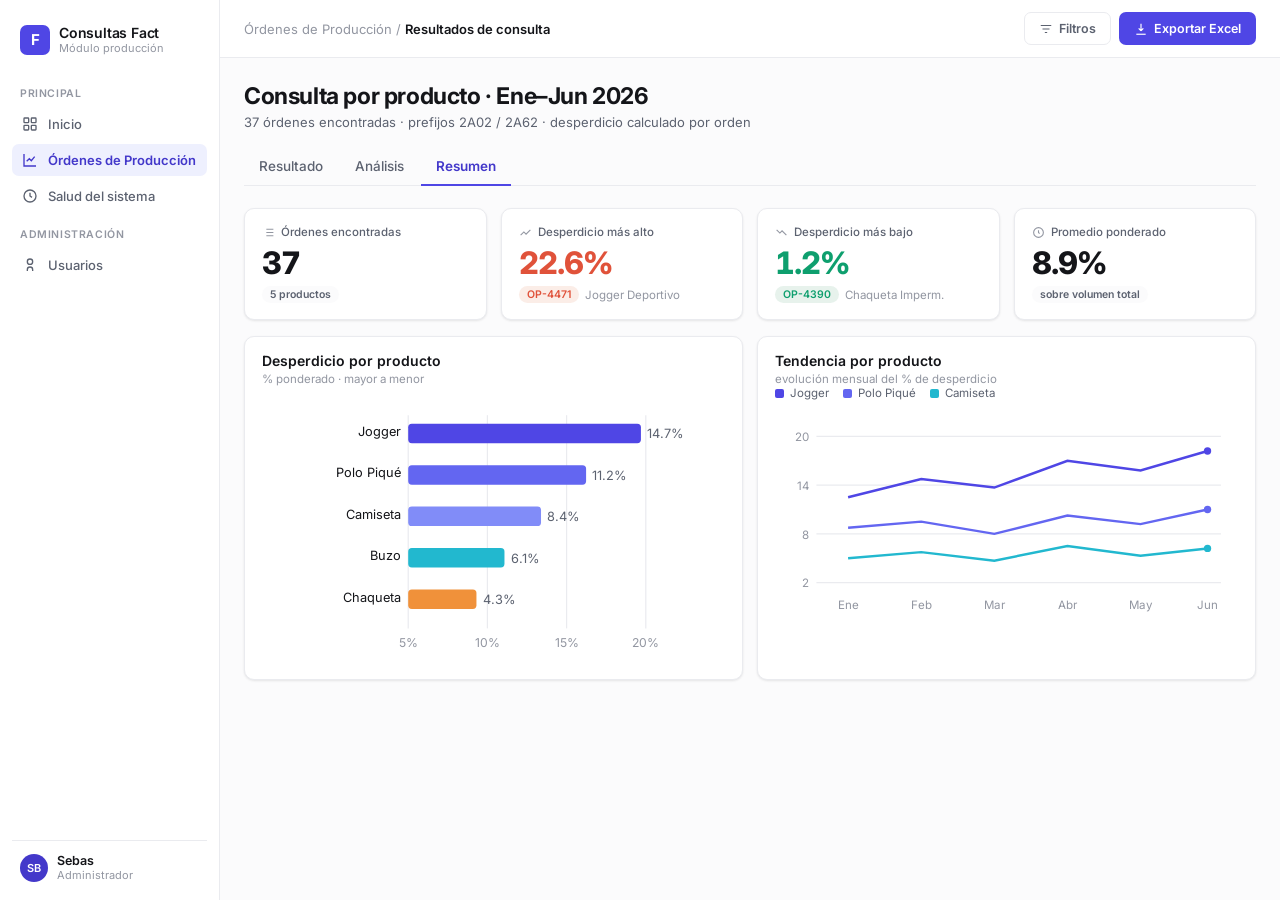
<file: AppConsultasFact/mockup_appconsultasfact.html>
<!DOCTYPE html>
<html lang="es">
<head>
<meta charset="UTF-8">
<meta name="viewport" content="width=device-width, initial-scale=1.0">
<title>AppConsultasFact — Mockup de rediseño</title>
<link rel="preconnect" href="https://fonts.googleapis.com">
<link rel="preconnect" href="https://fonts.gstatic.com" crossorigin>
<link href="https://fonts.googleapis.com/css2?family=Inter:wght@400;500;600;700;800&display=swap" rel="stylesheet">
<style>
:root{
  --primario:#4F46E5;
  --primario-oscuro:#4338CA;
  --primario-suave:#EEF0FE;
  --fondo:#FBFBFC;
  --superficie:#FFFFFF;
  --borde:#EAEBEF;
  --texto:#141519;
  --texto-2:#5C6270;
  --texto-3:#9296A1;
  --exito:#0E9F6E;
  --alerta:#E0523A;
  --sombra:0 1px 2px rgba(20,21,25,.04), 0 1px 3px rgba(20,21,25,.06);
  --r:10px;
  --sans:'Inter', -apple-system, BlinkMacSystemFont, 'Segoe UI', Roboto, sans-serif;
}
*{box-sizing:border-box;margin:0;padding:0;}
body{
  font-family:var(--sans);color:var(--texto);background:var(--fondo);
  display:flex;min-height:100vh;-webkit-font-smoothing:antialiased;font-size:14px;
}

/* ---------- SIDEBAR ---------- */
.side{
  width:220px;flex-shrink:0;background:var(--superficie);
  border-right:1px solid var(--borde);display:flex;flex-direction:column;
  padding:18px 12px;gap:4px;position:sticky;top:0;height:100vh;
}
.brand{display:flex;align-items:center;gap:9px;padding:6px 8px 16px;}
.brand .logo{
  width:30px;height:30px;border-radius:7px;background:var(--primario);
  display:flex;align-items:center;justify-content:center;color:#fff;
  font-weight:700;font-size:15px;
}
.brand .bt{font-weight:600;font-size:14px;letter-spacing:-.2px;}
.brand .bs{font-size:11px;color:var(--texto-3);}
.nav-label{font-size:10.5px;text-transform:uppercase;letter-spacing:.6px;color:var(--texto-3);padding:12px 8px 4px;font-weight:600;}
.nav-item{
  display:flex;align-items:center;gap:10px;padding:8px 10px;border-radius:7px;
  font-size:13px;color:var(--texto-2);cursor:pointer;font-weight:500;
  transition:background .12s,color .12s;
}
.nav-item:hover{background:var(--fondo);color:var(--texto);}
.nav-item.active{background:var(--primario-suave);color:var(--primario-oscuro);font-weight:600;}
.nav-item svg{width:16px;height:16px;flex-shrink:0;stroke-width:2;}
.side .foot{margin-top:auto;padding:12px 8px 0;display:flex;align-items:center;gap:9px;border-top:1px solid var(--borde);}
.avatar{width:28px;height:28px;border-radius:50%;background:var(--primario-oscuro);color:#fff;display:flex;align-items:center;justify-content:center;font-size:11px;font-weight:600;}

/* ---------- MAIN ---------- */
.main{flex:1;display:flex;flex-direction:column;min-width:0;}
.topbar{
  height:58px;background:var(--superficie);border-bottom:1px solid var(--borde);
  display:flex;align-items:center;justify-content:space-between;padding:0 24px;
  position:sticky;top:0;z-index:5;
}
.crumb{font-size:13px;color:var(--texto-3);}
.crumb b{color:var(--texto);font-weight:600;}
.topbar .acts{display:flex;gap:8px;}
.btn{
  font-family:var(--sans);font-size:12.5px;font-weight:600;padding:8px 14px;border-radius:7px;
  cursor:pointer;border:1px solid transparent;display:flex;align-items:center;gap:6px;transition:.12s;
}
.btn svg{width:14px;height:14px;stroke-width:2;}
.btn-primary{background:var(--primario);color:#fff;}
.btn-primary:hover{background:var(--primario-oscuro);}
.btn-ghost{background:transparent;color:var(--texto-2);border:1px solid var(--borde);}
.btn-ghost:hover{background:var(--fondo);color:var(--texto);}

.content{flex:1;padding:24px;max-width:1080px;width:100%;margin:0 auto;}
.page-head{margin-bottom:18px;}
.page-head h1{font-size:23px;font-weight:700;letter-spacing:-.4px;}
.page-head p{font-size:13px;color:var(--texto-2);margin-top:4px;}

/* ---------- TABS ---------- */
.tabs{display:flex;gap:2px;border-bottom:1px solid var(--borde);margin-bottom:22px;}
.tab{
  padding:10px 15px;font-size:13.5px;font-weight:500;color:var(--texto-2);cursor:pointer;
  border-bottom:2px solid transparent;margin-bottom:-1px;transition:.12s;
}
.tab:hover{color:var(--texto);}
.tab.active{color:var(--primario-oscuro);border-bottom-color:var(--primario);font-weight:600;}
.panel{display:none;}
.panel.active{display:block;animation:fade .18s ease;}
@keyframes fade{from{opacity:0;transform:translateY(3px);}to{opacity:1;transform:none;}}

/* ---------- CARDS ---------- */
.card{background:var(--superficie);border:1px solid var(--borde);border-radius:var(--r);box-shadow:var(--sombra);}
.card-h{padding:15px 17px 0;}
.card-h .t{font-size:14px;font-weight:600;}
.card-h .s{font-size:11.5px;color:var(--texto-3);margin-top:3px;}
.card-b{padding:17px;}

/* KPI GRID */
.kpis{display:grid;grid-template-columns:repeat(4,1fr);gap:14px;margin-bottom:16px;}
.kpi{background:var(--superficie);border:1px solid var(--borde);border-radius:var(--r);box-shadow:var(--sombra);padding:16px 17px;}
.kpi .lab{font-size:11.5px;color:var(--texto-2);font-weight:500;display:flex;align-items:center;gap:6px;}
.kpi .lab svg{width:13px;height:13px;stroke-width:2;color:var(--texto-3);}
.kpi .val{font-size:31px;font-weight:800;letter-spacing:-.9px;margin-top:8px;line-height:1;font-variant-numeric:tabular-nums;}
.kpi .sub{font-size:11.5px;margin-top:8px;display:flex;align-items:center;gap:6px;color:var(--texto-3);}
.chip{font-size:10.5px;font-weight:600;padding:2px 8px;border-radius:20px;}
.chip.up{background:#FBEDE7;color:var(--alerta);}
.chip.down{background:#E7F2EC;color:var(--exito);}
.chip.neutral{background:var(--fondo);color:var(--texto-2);}

/* CHART ROW */
.row2{display:grid;grid-template-columns:1fr 1fr;gap:14px;margin-bottom:16px;}
.legend{display:flex;gap:14px;flex-wrap:wrap;padding:0 17px 12px;}
.legend span{display:flex;align-items:center;gap:6px;font-size:11.5px;color:var(--texto-2);}
.legend i{width:9px;height:9px;border-radius:2px;display:inline-block;}

/* TABLE */
table{width:100%;border-collapse:collapse;font-size:13px;}
thead th{
  text-align:left;font-size:11px;text-transform:uppercase;letter-spacing:.5px;
  color:var(--texto-3);font-weight:600;padding:10px 17px;border-bottom:1px solid var(--borde);
}
thead th.num,tbody td.num{text-align:right;}
tbody td{padding:12px 17px;border-bottom:1px solid var(--borde);color:var(--texto);}
tbody tr:last-child td{border-bottom:none;}
tbody tr:hover{background:var(--fondo);}
.mono{font-variant-numeric:tabular-nums;}
.badge{font-size:11px;font-weight:600;padding:3px 9px;border-radius:6px;}
.badge.hi{background:#FBEDE7;color:var(--alerta);}
.badge.md{background:#FCF4E6;color:#B08430;}
.badge.lo{background:#E7F2EC;color:var(--exito);}

/* subtabs analisis */
.subtabs{display:inline-flex;background:var(--fondo);border:1px solid var(--borde);border-radius:8px;padding:3px;gap:2px;margin-bottom:16px;}
.subtab{padding:7px 14px;font-size:12.5px;font-weight:500;color:var(--texto-2);border-radius:6px;cursor:pointer;transition:.12s;}
.subtab.active{background:var(--superficie);color:var(--texto);box-shadow:var(--sombra);font-weight:600;}
.empty{text-align:center;padding:48px 20px;color:var(--texto-3);}
.empty svg{width:36px;height:36px;stroke-width:1.5;margin-bottom:10px;opacity:.55;}
.empty .et{font-size:14px;color:var(--texto-2);font-weight:600;margin-bottom:4px;}
.empty .es{font-size:12.5px;max-width:360px;margin:0 auto;line-height:1.5;}

@media(max-width:860px){
  .side{display:none;}
  .kpis{grid-template-columns:repeat(2,1fr);}
  .row2{grid-template-columns:1fr;}
}
</style>
</head>
<body>

<!-- SIDEBAR -->
<aside class="side">
  <div class="brand">
    <div class="logo">F</div>
    <div><div class="bt">Consultas Fact</div><div class="bs">Módulo producción</div></div>
  </div>
  <div class="nav-label">Principal</div>
  <div class="nav-item"><svg viewBox="0 0 24 24" fill="none" stroke="currentColor"><rect x="3" y="3" width="7" height="7" rx="1"/><rect x="14" y="3" width="7" height="7" rx="1"/><rect x="3" y="14" width="7" height="7" rx="1"/><rect x="14" y="14" width="7" height="7" rx="1"/></svg>Inicio</div>
  <div class="nav-item active"><svg viewBox="0 0 24 24" fill="none" stroke="currentColor"><path d="M3 3v18h18"/><path d="M7 14l4-4 3 3 5-6"/></svg>Órdenes de Producción</div>
  <div class="nav-item"><svg viewBox="0 0 24 24" fill="none" stroke="currentColor"><circle cx="12" cy="12" r="9"/><path d="M12 7v5l3 2"/></svg>Salud del sistema</div>
  <div class="nav-label">Administración</div>
  <div class="nav-item"><svg viewBox="0 0 24 24" fill="none" stroke="currentColor"><path d="M16 21v-2a4 4 0 0 0-8 0v2"/><circle cx="12" cy="7" r="4"/></svg>Usuarios</div>
  <div class="foot">
    <div class="avatar">SB</div>
    <div><div style="font-size:12.5px;font-weight:600;">Sebas</div><div style="font-size:11px;color:var(--texto-3);">Administrador</div></div>
  </div>
</aside>

<!-- MAIN -->
<div class="main">
  <div class="topbar">
    <div class="crumb">Órdenes de Producción / <b>Resultados de consulta</b></div>
    <div class="acts">
      <button class="btn btn-ghost"><svg viewBox="0 0 24 24" fill="none" stroke="currentColor"><path d="M3 6h18M6 12h12M10 18h4"/></svg>Filtros</button>
      <button class="btn btn-primary"><svg viewBox="0 0 24 24" fill="none" stroke="currentColor"><path d="M12 3v12m0 0l-4-4m4 4l4-4"/><path d="M4 21h16"/></svg>Exportar Excel</button>
    </div>
  </div>

  <div class="content">
    <div class="page-head">
      <h1>Consulta por producto · Ene–Jun 2026</h1>
      <p>37 órdenes encontradas · prefijos 2A02 / 2A62 · desperdicio calculado por orden</p>
    </div>

    <div class="tabs">
      <div class="tab" data-tab="resultado">Resultado</div>
      <div class="tab" data-tab="analisis">Análisis</div>
      <div class="tab active" data-tab="resumen">Resumen</div>
    </div>

    <!-- ============ RESUMEN ============ -->
    <div class="panel active" data-panel="resumen">
      <div class="kpis">
        <div class="kpi">
          <div class="lab"><svg viewBox="0 0 24 24" fill="none" stroke="currentColor"><path d="M8 6h13M8 12h13M8 18h13M3 6h.01M3 12h.01M3 18h.01"/></svg>Órdenes encontradas</div>
          <div class="val">37</div>
          <div class="sub"><span class="chip neutral">5 productos</span></div>
        </div>
        <div class="kpi">
          <div class="lab"><svg viewBox="0 0 24 24" fill="none" stroke="currentColor"><path d="M3 17l6-6 4 4 8-8"/></svg>Desperdicio más alto</div>
          <div class="val" style="color:var(--alerta);">22.6%</div>
          <div class="sub"><span class="chip up">OP-4471</span>Jogger Deportivo</div>
        </div>
        <div class="kpi">
          <div class="lab"><svg viewBox="0 0 24 24" fill="none" stroke="currentColor"><path d="M3 7l6 6 4-4 8 8"/></svg>Desperdicio más bajo</div>
          <div class="val" style="color:var(--exito);">1.2%</div>
          <div class="sub"><span class="chip down">OP-4390</span>Chaqueta Imperm.</div>
        </div>
        <div class="kpi">
          <div class="lab"><svg viewBox="0 0 24 24" fill="none" stroke="currentColor"><circle cx="12" cy="12" r="9"/><path d="M12 8v4l2 2"/></svg>Promedio ponderado</div>
          <div class="val">8.9%</div>
          <div class="sub"><span class="chip neutral">sobre volumen total</span></div>
        </div>
      </div>

      <div class="row2">
        <!-- Barras por producto -->
        <div class="card">
          <div class="card-h"><div class="t">Desperdicio por producto</div><div class="s">% ponderado · mayor a menor</div></div>
          <div class="card-b">
            <svg viewBox="0 0 380 210" style="width:100%;height:auto;">
              <g stroke="var(--borde)" stroke-width="1">
                <line x1="120" y1="10" x2="120" y2="185"/><line x1="185" y1="10" x2="185" y2="185"/><line x1="250" y1="10" x2="250" y2="185"/><line x1="315" y1="10" x2="315" y2="185"/>
              </g>
              <g font-size="10" fill="var(--texto-3)" text-anchor="middle" font-family="Inter,sans-serif">
                <text x="120" y="200">5%</text><text x="185" y="200">10%</text><text x="250" y="200">15%</text><text x="315" y="200">20%</text>
              </g>
              <g font-size="10.5" fill="var(--texto)" text-anchor="end" font-family="Inter,sans-serif">
                <text x="114" y="27">Jogger</text><text x="114" y="61">Polo Piqué</text><text x="114" y="95">Camiseta</text><text x="114" y="129">Buzo</text><text x="114" y="163">Chaqueta</text>
              </g>
              <g font-family="Inter,sans-serif">
                <rect x="120" y="17" width="191" height="16" rx="3" fill="#4F46E5"/><text x="316" y="29" font-size="10.5" fill="var(--texto-2)">14.7%</text>
                <rect x="120" y="51" width="146" height="16" rx="3" fill="#6366F1"/><text x="271" y="63" font-size="10.5" fill="var(--texto-2)">11.2%</text>
                <rect x="120" y="85" width="109" height="16" rx="3" fill="#818CF8"/><text x="234" y="97" font-size="10.5" fill="var(--texto-2)">8.4%</text>
                <rect x="120" y="119" width="79" height="16" rx="3" fill="#22B8CF"/><text x="204" y="131" font-size="10.5" fill="var(--texto-2)">6.1%</text>
                <rect x="120" y="153" width="56" height="16" rx="3" fill="#F0913A"/><text x="181" y="165" font-size="10.5" fill="var(--texto-2)">4.3%</text>
              </g>
            </svg>
          </div>
        </div>

        <!-- Tendencia por grupo (líneas) -->
        <div class="card">
          <div class="card-h"><div class="t">Tendencia por producto</div><div class="s">evolución mensual del % de desperdicio</div></div>
          <div class="legend">
            <span><i style="background:#4F46E5"></i>Jogger</span>
            <span><i style="background:#6366F1"></i>Polo Piqué</span>
            <span><i style="background:#22B8CF"></i>Camiseta</span>
          </div>
          <div class="card-b" style="padding-top:0;">
            <svg viewBox="0 0 380 190" style="width:100%;height:auto;">
              <g stroke="var(--borde)" stroke-width="1">
                <line x1="34" y1="20" x2="366" y2="20"/><line x1="34" y1="60" x2="366" y2="60"/><line x1="34" y1="100" x2="366" y2="100"/><line x1="34" y1="140" x2="366" y2="140"/>
              </g>
              <g font-size="9.5" fill="var(--texto-3)" text-anchor="end" font-family="Inter,sans-serif">
                <text x="28" y="24">20</text><text x="28" y="64">14</text><text x="28" y="104">8</text><text x="28" y="144">2</text>
              </g>
              <g font-size="9.5" fill="var(--texto-3)" text-anchor="middle" font-family="Inter,sans-serif">
                <text x="60" y="162">Ene</text><text x="120" y="162">Feb</text><text x="180" y="162">Mar</text><text x="240" y="162">Abr</text><text x="300" y="162">May</text><text x="355" y="162">Jun</text>
              </g>
              <polyline fill="none" stroke="#4F46E5" stroke-width="2" points="60,70 120,55 180,62 240,40 300,48 355,32"/>
              <polyline fill="none" stroke="#6366F1" stroke-width="2" points="60,95 120,90 180,100 240,85 300,92 355,80"/>
              <polyline fill="none" stroke="#22B8CF" stroke-width="2" points="60,120 120,115 180,122 240,110 300,118 355,112"/>
              <circle cx="355" cy="32" r="3" fill="#4F46E5"/><circle cx="355" cy="80" r="3" fill="#6366F1"/><circle cx="355" cy="112" r="3" fill="#22B8CF"/>
            </svg>
          </div>
        </div>
      </div>
    </div>

    <!-- ============ ANALISIS ============ -->
    <div class="panel" data-panel="analisis">
      <div class="subtabs">
        <div class="subtab active" data-sub="prod">Por producto</div>
        <div class="subtab" data-sub="mes">Por mes</div>
        <div class="subtab" data-sub="cli">Por cliente</div>
      </div>

      <div class="card" data-subpanel="prod">
        <div class="card-h"><div class="t">Desperdicio agrupado por producto</div><div class="s">% ponderado = Σ nota / Σ CANT1 × 100</div></div>
        <div class="card-b" style="padding:0;">
          <table>
            <thead><tr><th>Producto</th><th>Código</th><th class="num">Órdenes</th><th class="num">% Desperdicio</th></tr></thead>
            <tbody>
              <tr><td>Jogger Deportivo</td><td class="mono" style="color:var(--texto-2)">2A02-501</td><td class="num mono">4</td><td class="num"><span class="badge hi">14.7%</span></td></tr>
              <tr><td>Polo Piqué</td><td class="mono" style="color:var(--texto-2)">2A02-330</td><td class="num mono">7</td><td class="num"><span class="badge md">11.2%</span></td></tr>
              <tr><td>Camiseta Algodón</td><td class="mono" style="color:var(--texto-2)">2A02-118</td><td class="num mono">12</td><td class="num"><span class="badge md">8.4%</span></td></tr>
              <tr><td>Buzo Perchado</td><td class="mono" style="color:var(--texto-2)">2A62-204</td><td class="num mono">9</td><td class="num"><span class="badge lo">6.1%</span></td></tr>
              <tr><td>Chaqueta Impermeable</td><td class="mono" style="color:var(--texto-2)">2A62-115</td><td class="num mono">5</td><td class="num"><span class="badge lo">4.3%</span></td></tr>
            </tbody>
          </table>
        </div>
      </div>

      <div class="card" data-subpanel="mes" style="display:none;">
        <div class="card-h"><div class="t">Desperdicio agrupado por mes</div><div class="s">orden cronológico · Ene–Jun 2026</div></div>
        <div class="card-b" style="padding:0;">
          <table>
            <thead><tr><th>Mes</th><th class="num">Órdenes</th><th class="num">% Desperdicio</th></tr></thead>
            <tbody>
              <tr><td>Enero 2026</td><td class="num mono">5</td><td class="num"><span class="badge md">9.8%</span></td></tr>
              <tr><td>Febrero 2026</td><td class="num mono">6</td><td class="num"><span class="badge md">8.1%</span></td></tr>
              <tr><td>Marzo 2026</td><td class="num mono">8</td><td class="num"><span class="badge md">10.4%</span></td></tr>
              <tr><td>Abril 2026</td><td class="num mono">7</td><td class="num"><span class="badge lo">7.2%</span></td></tr>
              <tr><td>Mayo 2026</td><td class="num mono">6</td><td class="num"><span class="badge md">8.9%</span></td></tr>
              <tr><td>Junio 2026</td><td class="num mono">5</td><td class="num"><span class="badge lo">6.5%</span></td></tr>
            </tbody>
          </table>
        </div>
      </div>

      <div class="card" data-subpanel="cli" style="display:none;">
        <div class="card-b">
          <div class="empty">
            <svg viewBox="0 0 24 24" fill="none" stroke="currentColor"><path d="M16 21v-2a4 4 0 0 0-8 0v2"/><circle cx="12" cy="7" r="4"/><path d="M19 8v6M22 11h-6"/></svg>
            <div class="et">Pendiente</div>
            <div class="es">Disponible cuando se incorpore el campo de cliente en la consulta de cabecera OP. La estructura ya está lista para recibir el dato.</div>
          </div>
        </div>
      </div>
    </div>

    <!-- ============ RESULTADO ============ -->
    <div class="panel" data-panel="resultado">
      <div class="card">
        <div class="card-h"><div class="t">Detalle de órdenes</div><div class="s">37 resultados · desperdicio calculado por orden</div></div>
        <div class="card-b" style="padding:0;">
          <table>
            <thead><tr><th>OP</th><th>Producto</th><th>Fecha</th><th class="num">Consumo</th><th class="num">Nota</th><th class="num">% Desp.</th></tr></thead>
            <tbody>
              <tr><td class="mono">4471</td><td>Jogger Deportivo</td><td class="mono" style="color:var(--texto-2)">12/06/2026</td><td class="num mono">1,240</td><td class="num mono">280</td><td class="num"><span class="badge hi">22.6%</span></td></tr>
              <tr><td class="mono">4455</td><td>Polo Piqué</td><td class="mono" style="color:var(--texto-2)">03/06/2026</td><td class="num mono">2,110</td><td class="num mono">248</td><td class="num"><span class="badge md">11.8%</span></td></tr>
              <tr><td class="mono">4438</td><td>Camiseta Algodón</td><td class="mono" style="color:var(--texto-2)">21/05/2026</td><td class="num mono">3,540</td><td class="num mono">301</td><td class="num"><span class="badge md">8.5%</span></td></tr>
              <tr><td class="mono">4419</td><td>Buzo Perchado</td><td class="mono" style="color:var(--texto-2)">08/05/2026</td><td class="num mono">1,980</td><td class="num mono">121</td><td class="num"><span class="badge lo">6.1%</span></td></tr>
              <tr><td class="mono">4390</td><td>Chaqueta Impermeable</td><td class="mono" style="color:var(--texto-2)">19/04/2026</td><td class="num mono">2,760</td><td class="num mono">33</td><td class="num"><span class="badge lo">1.2%</span></td></tr>
            </tbody>
          </table>
        </div>
      </div>
    </div>

  </div>
</div>

<script>
document.querySelectorAll('.tab').forEach(function(t){
  t.addEventListener('click',function(){
    document.querySelectorAll('.tab').forEach(function(x){x.classList.remove('active');});
    document.querySelectorAll('.panel').forEach(function(x){x.classList.remove('active');});
    t.classList.add('active');
    document.querySelector('.panel[data-panel="'+t.dataset.tab+'"]').classList.add('active');
  });
});
document.querySelectorAll('.subtab').forEach(function(s){
  s.addEventListener('click',function(){
    document.querySelectorAll('.subtab').forEach(function(x){x.classList.remove('active');});
    s.classList.add('active');
    document.querySelectorAll('[data-subpanel]').forEach(function(x){x.style.display='none';});
    document.querySelector('[data-subpanel="'+s.dataset.sub+'"]').style.display='block';
  });
});
</script>
</body>
</html>
</file>
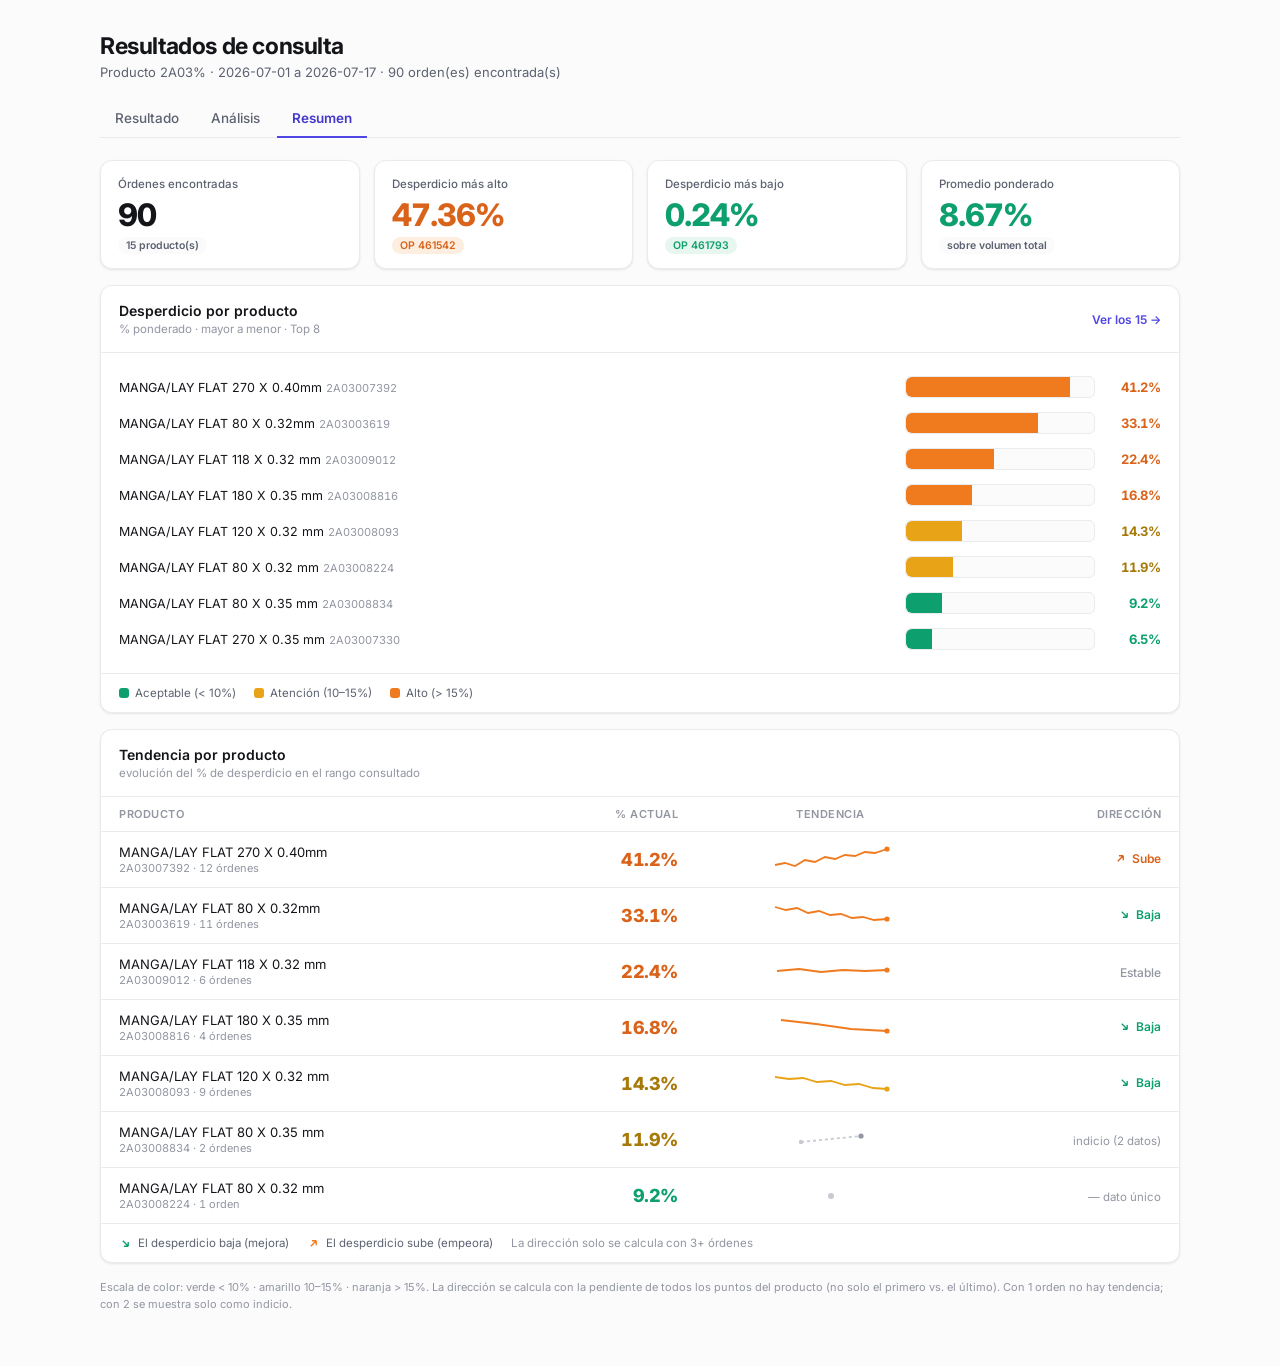
<file: AppConsultasFact/mockup_resumen_v2.html>
<!DOCTYPE html>
<html lang="es">
<head>
<meta charset="UTF-8">
<meta name="viewport" content="width=device-width, initial-scale=1.0">
<title>Resumen — rediseño de gráficos</title>
<link rel="preconnect" href="https://fonts.googleapis.com">
<link rel="preconnect" href="https://fonts.gstatic.com" crossorigin>
<link href="https://fonts.googleapis.com/css2?family=Inter:wght@400;500;600;700;800&display=swap" rel="stylesheet">
<style>
:root{
  --primario:#4F46E5; --primario-oscuro:#4338CA; --primario-suave:#EEF0FE;
  --fondo:#FBFBFC; --superficie:#FFFFFF; --borde:#EAEBEF;
  --texto:#141519; --texto-2:#5C6270; --texto-3:#9296A1;
  --verde:#0E9F6E; --verde-suave:#E7F6EF;
  --amber:#E8A317; --amber-txt:#A67908; --amber-suave:#FBF3DC;
  --naranja:#F07A1E; --naranja-txt:#D9631A; --naranja-suave:#FDEEE0;
  --sombra:0 1px 2px rgba(20,21,25,.04), 0 1px 3px rgba(20,21,25,.06);
  --r:12px;
  --sans:'Inter',-apple-system,BlinkMacSystemFont,'Segoe UI',Roboto,sans-serif;
}
*{box-sizing:border-box;margin:0;padding:0;}
body{font-family:var(--sans);color:var(--texto);background:var(--fondo);padding:32px;-webkit-font-smoothing:antialiased;font-size:14px;}
.wrap{max-width:1080px;margin:0 auto;}
.page-head h1{font-size:23px;font-weight:700;letter-spacing:-.4px;}
.page-head p{font-size:13px;color:var(--texto-2);margin-top:4px;}
.tabs{display:flex;gap:2px;border-bottom:1px solid var(--borde);margin:20px 0 22px;}
.tab{padding:10px 15px;font-size:13.5px;font-weight:500;color:var(--texto-2);border-bottom:2px solid transparent;margin-bottom:-1px;}
.tab.active{color:var(--primario-oscuro);border-bottom-color:var(--primario);font-weight:600;}

.kpis{display:grid;grid-template-columns:repeat(4,1fr);gap:14px;margin-bottom:16px;}
.kpi{background:var(--superficie);border:1px solid var(--borde);border-radius:var(--r);box-shadow:var(--sombra);padding:16px 17px;}
.kpi .lab{font-size:11.5px;color:var(--texto-2);font-weight:500;}
.kpi .val{font-size:31px;font-weight:800;letter-spacing:-.9px;margin-top:8px;line-height:1;font-variant-numeric:tabular-nums;}
.kpi .sub{font-size:11.5px;margin-top:8px;color:var(--texto-3);}
.chip{font-size:10.5px;font-weight:600;padding:2px 8px;border-radius:20px;}
.chip.n{background:var(--fondo);color:var(--texto-2);}
.chip.o{background:var(--naranja-suave);color:var(--naranja-txt);}
.chip.v{background:var(--verde-suave);color:var(--verde);}

.card{background:var(--superficie);border:1px solid var(--borde);border-radius:var(--r);box-shadow:var(--sombra);margin-bottom:16px;}
.card-h{padding:16px 18px;border-bottom:1px solid var(--borde);display:flex;justify-content:space-between;align-items:center;}
.card-h .t{font-size:14px;font-weight:600;}
.card-h .s{font-size:11.5px;color:var(--texto-3);margin-top:3px;}
.link{font-size:12px;color:var(--primario);font-weight:600;cursor:pointer;text-decoration:none;}
.link:hover{color:var(--primario-oscuro);}

.bars{padding:16px 18px;}
.bar-row{display:grid;grid-template-columns:1fr 190px 52px;align-items:center;gap:14px;padding:7px 0;}
.bar-name{font-size:12.5px;color:var(--texto);white-space:nowrap;overflow:hidden;text-overflow:ellipsis;}
.bar-name .code{color:var(--texto-3);font-size:11px;font-variant-numeric:tabular-nums;}
.bar-track{background:var(--fondo);border-radius:6px;height:22px;overflow:hidden;border:1px solid var(--borde);}
.bar-fill{height:100%;border-radius:6px 0 0 6px;}
.bar-fill.v{background:var(--verde);}
.bar-fill.a{background:var(--amber);}
.bar-fill.o{background:var(--naranja);}
.bar-val{font-size:13px;font-weight:700;text-align:right;font-variant-numeric:tabular-nums;}
.bar-val.v{color:var(--verde);}
.bar-val.a{color:var(--amber-txt);}
.bar-val.o{color:var(--naranja-txt);}

table{width:100%;border-collapse:collapse;}
thead th{text-align:left;font-size:11px;text-transform:uppercase;letter-spacing:.5px;color:var(--texto-3);font-weight:600;padding:10px 18px;border-bottom:1px solid var(--borde);}
thead th.c{text-align:center;} thead th.r{text-align:right;}
tbody td{padding:12px 18px;border-bottom:1px solid var(--borde);vertical-align:middle;}
tbody tr:last-child td{border-bottom:none;}
tbody tr:hover{background:var(--fondo);}
.prod{font-size:13px;color:var(--texto);}
.prod .code{display:block;color:var(--texto-3);font-size:11px;font-variant-numeric:tabular-nums;margin-top:1px;}
.actual{font-size:18px;font-weight:800;font-variant-numeric:tabular-nums;letter-spacing:-.4px;text-align:right;}
.actual.v{color:var(--verde);} .actual.a{color:var(--amber-txt);} .actual.o{color:var(--naranja-txt);}
.spark{text-align:center;} .spark svg{vertical-align:middle;}
.trend{display:inline-flex;align-items:center;gap:5px;font-size:12px;font-weight:600;justify-content:flex-end;width:100%;}
.trend.baja{color:var(--verde);}
.trend.sube{color:var(--naranja-txt);}
.trend.est{color:var(--texto-3);font-weight:500;}
.trend.na{color:var(--texto-3);font-weight:400;font-size:11.5px;}
.trend svg{width:13px;height:13px;}
.legendbar{padding:12px 18px;border-top:1px solid var(--borde);display:flex;gap:18px;font-size:11.5px;color:var(--texto-2);flex-wrap:wrap;}
.legendbar span{display:flex;align-items:center;gap:6px;}
.legendbar i{width:10px;height:10px;border-radius:3px;display:inline-block;}
.note{font-size:11px;color:var(--texto-3);margin:2px 0 22px;line-height:1.5;}
@media(max-width:720px){.kpis{grid-template-columns:repeat(2,1fr);}.bar-row{grid-template-columns:1fr 90px 46px;}}
</style>
</head>
<body>
<div class="wrap">
  <div class="page-head">
    <h1>Resultados de consulta</h1>
    <p>Producto 2A03% · 2026-07-01 a 2026-07-17 · 90 orden(es) encontrada(s)</p>
  </div>
  <div class="tabs"><div class="tab">Resultado</div><div class="tab">Análisis</div><div class="tab active">Resumen</div></div>

  <div class="kpis">
    <div class="kpi"><div class="lab">Órdenes encontradas</div><div class="val">90</div><div class="sub"><span class="chip n">15 producto(s)</span></div></div>
    <div class="kpi"><div class="lab">Desperdicio más alto</div><div class="val" style="color:var(--naranja-txt)">47.36%</div><div class="sub"><span class="chip o">OP 461542</span></div></div>
    <div class="kpi"><div class="lab">Desperdicio más bajo</div><div class="val" style="color:var(--verde)">0.24%</div><div class="sub"><span class="chip v">OP 461793</span></div></div>
    <div class="kpi"><div class="lab">Promedio ponderado</div><div class="val" style="color:var(--verde)">8.67%</div><div class="sub"><span class="chip n">sobre volumen total</span></div></div>
  </div>

  <div class="card">
    <div class="card-h">
      <div><div class="t">Desperdicio por producto</div><div class="s">% ponderado · mayor a menor · Top 8</div></div>
      <a class="link">Ver los 15 →</a>
    </div>
    <div class="bars">
      <div class="bar-row"><div class="bar-name">MANGA/LAY FLAT 270 X 0.40mm <span class="code">2A03007392</span></div><div class="bar-track"><div class="bar-fill o" style="width:87%"></div></div><div class="bar-val o">41.2%</div></div>
      <div class="bar-row"><div class="bar-name">MANGA/LAY FLAT 80 X 0.32mm <span class="code">2A03003619</span></div><div class="bar-track"><div class="bar-fill o" style="width:70%"></div></div><div class="bar-val o">33.1%</div></div>
      <div class="bar-row"><div class="bar-name">MANGA/LAY FLAT 118 X 0.32 mm <span class="code">2A03009012</span></div><div class="bar-track"><div class="bar-fill o" style="width:47%"></div></div><div class="bar-val o">22.4%</div></div>
      <div class="bar-row"><div class="bar-name">MANGA/LAY FLAT 180 X 0.35 mm <span class="code">2A03008816</span></div><div class="bar-track"><div class="bar-fill o" style="width:35%"></div></div><div class="bar-val o">16.8%</div></div>
      <div class="bar-row"><div class="bar-name">MANGA/LAY FLAT 120 X 0.32 mm <span class="code">2A03008093</span></div><div class="bar-track"><div class="bar-fill a" style="width:30%"></div></div><div class="bar-val a">14.3%</div></div>
      <div class="bar-row"><div class="bar-name">MANGA/LAY FLAT 80 X 0.32 mm <span class="code">2A03008224</span></div><div class="bar-track"><div class="bar-fill a" style="width:25%"></div></div><div class="bar-val a">11.9%</div></div>
      <div class="bar-row"><div class="bar-name">MANGA/LAY FLAT 80 X 0.35 mm <span class="code">2A03008834</span></div><div class="bar-track"><div class="bar-fill v" style="width:19%"></div></div><div class="bar-val v">9.2%</div></div>
      <div class="bar-row"><div class="bar-name">MANGA/LAY FLAT 270 X 0.35 mm <span class="code">2A03007330</span></div><div class="bar-track"><div class="bar-fill v" style="width:14%"></div></div><div class="bar-val v">6.5%</div></div>
    </div>
    <div class="legendbar">
      <span><i style="background:var(--verde)"></i>Aceptable (&lt; 10%)</span>
      <span><i style="background:var(--amber)"></i>Atención (10–15%)</span>
      <span><i style="background:var(--naranja)"></i>Alto (&gt; 15%)</span>
    </div>
  </div>

  <div class="card">
    <div class="card-h">
      <div><div class="t">Tendencia por producto</div><div class="s">evolución del % de desperdicio en el rango consultado</div></div>
    </div>
    <table>
      <thead><tr><th>Producto</th><th class="r">% actual</th><th class="c">Tendencia</th><th class="r">Dirección</th></tr></thead>
      <tbody>
        <tr>
          <td class="prod">MANGA/LAY FLAT 270 X 0.40mm<span class="code">2A03007392 · 12 órdenes</span></td>
          <td class="actual o">41.2%</td>
          <td class="spark"><svg width="120" height="30" viewBox="0 0 120 30"><polyline fill="none" stroke="#F07A1E" stroke-width="1.8" points="4,20 14,18 24,21 34,15 44,17 54,12 64,14 74,10 84,11 94,7 104,8 116,4"/><circle cx="116" cy="4" r="2.6" fill="#F07A1E"/></svg></td>
          <td><span class="trend sube"><svg viewBox="0 0 24 24" fill="none" stroke="currentColor" stroke-width="2.5"><path d="M7 17L17 7M17 7H9M17 7v8"/></svg>Sube</span></td>
        </tr>
        <tr>
          <td class="prod">MANGA/LAY FLAT 80 X 0.32mm<span class="code">2A03003619 · 11 órdenes</span></td>
          <td class="actual o">33.1%</td>
          <td class="spark"><svg width="120" height="30" viewBox="0 0 120 30"><polyline fill="none" stroke="#F07A1E" stroke-width="1.8" points="4,6 15,9 26,7 37,12 48,10 59,14 70,13 81,17 92,16 103,19 116,18"/><circle cx="116" cy="18" r="2.6" fill="#F07A1E"/></svg></td>
          <td><span class="trend baja"><svg viewBox="0 0 24 24" fill="none" stroke="currentColor" stroke-width="2.5"><path d="M7 7l10 10M17 17H9m8 0V9"/></svg>Baja</span></td>
        </tr>
        <tr>
          <td class="prod">MANGA/LAY FLAT 118 X 0.32 mm<span class="code">2A03009012 · 6 órdenes</span></td>
          <td class="actual o">22.4%</td>
          <td class="spark"><svg width="120" height="30" viewBox="0 0 120 30"><polyline fill="none" stroke="#F07A1E" stroke-width="1.8" points="6,14 28,12 50,15 72,13 94,14 116,13"/><circle cx="116" cy="13" r="2.6" fill="#F07A1E"/></svg></td>
          <td><span class="trend est">Estable</span></td>
        </tr>
        <tr>
          <td class="prod">MANGA/LAY FLAT 180 X 0.35 mm<span class="code">2A03008816 · 4 órdenes</span></td>
          <td class="actual o">16.8%</td>
          <td class="spark"><svg width="120" height="30" viewBox="0 0 120 30"><polyline fill="none" stroke="#F07A1E" stroke-width="1.8" points="10,7 45,11 80,16 116,18"/><circle cx="116" cy="18" r="2.6" fill="#F07A1E"/></svg></td>
          <td><span class="trend baja"><svg viewBox="0 0 24 24" fill="none" stroke="currentColor" stroke-width="2.5"><path d="M7 7l10 10M17 17H9m8 0V9"/></svg>Baja</span></td>
        </tr>
        <tr>
          <td class="prod">MANGA/LAY FLAT 120 X 0.32 mm<span class="code">2A03008093 · 9 órdenes</span></td>
          <td class="actual a">14.3%</td>
          <td class="spark"><svg width="120" height="30" viewBox="0 0 120 30"><polyline fill="none" stroke="#E8A317" stroke-width="1.8" points="4,8 18,10 32,9 46,13 60,12 74,16 88,15 102,19 116,20"/><circle cx="116" cy="20" r="2.6" fill="#E8A317"/></svg></td>
          <td><span class="trend baja"><svg viewBox="0 0 24 24" fill="none" stroke="currentColor" stroke-width="2.5"><path d="M7 7l10 10M17 17H9m8 0V9"/></svg>Baja</span></td>
        </tr>
        <tr>
          <td class="prod">MANGA/LAY FLAT 80 X 0.35 mm<span class="code">2A03008834 · 2 órdenes</span></td>
          <td class="actual a">11.9%</td>
          <td class="spark"><svg width="120" height="30" viewBox="0 0 120 30"><polyline fill="none" stroke="#C7CAD1" stroke-width="1.8" stroke-dasharray="3 3" points="30,17 90,11"/><circle cx="30" cy="17" r="2.2" fill="#C7CAD1"/><circle cx="90" cy="11" r="2.6" fill="#9296A1"/></svg></td>
          <td><span class="trend na">indicio (2 datos)</span></td>
        </tr>
        <tr>
          <td class="prod">MANGA/LAY FLAT 80 X 0.32 mm<span class="code">2A03008224 · 1 orden</span></td>
          <td class="actual v">9.2%</td>
          <td class="spark"><svg width="120" height="30" viewBox="0 0 120 30"><circle cx="60" cy="15" r="3" fill="#C7CAD1"/></svg></td>
          <td><span class="trend na">— dato único</span></td>
        </tr>
      </tbody>
    </table>
    <div class="legendbar">
      <span><svg width="13" height="13" viewBox="0 0 24 24" fill="none" stroke="#0E9F6E" stroke-width="2.5"><path d="M7 7l10 10M17 17H9m8 0V9"/></svg>El desperdicio baja (mejora)</span>
      <span><svg width="13" height="13" viewBox="0 0 24 24" fill="none" stroke="#F07A1E" stroke-width="2.5"><path d="M7 17L17 7M17 7H9M17 7v8"/></svg>El desperdicio sube (empeora)</span>
      <span style="color:var(--texto-3)">La dirección solo se calcula con 3+ órdenes</span>
    </div>
  </div>
  <p class="note">Escala de color: verde &lt; 10% · amarillo 10–15% · naranja &gt; 15%. La dirección se calcula con la pendiente de todos los puntos del producto (no solo el primero vs. el último). Con 1 orden no hay tendencia; con 2 se muestra solo como indicio.</p>

</div>
</body>
</html>
</file>
